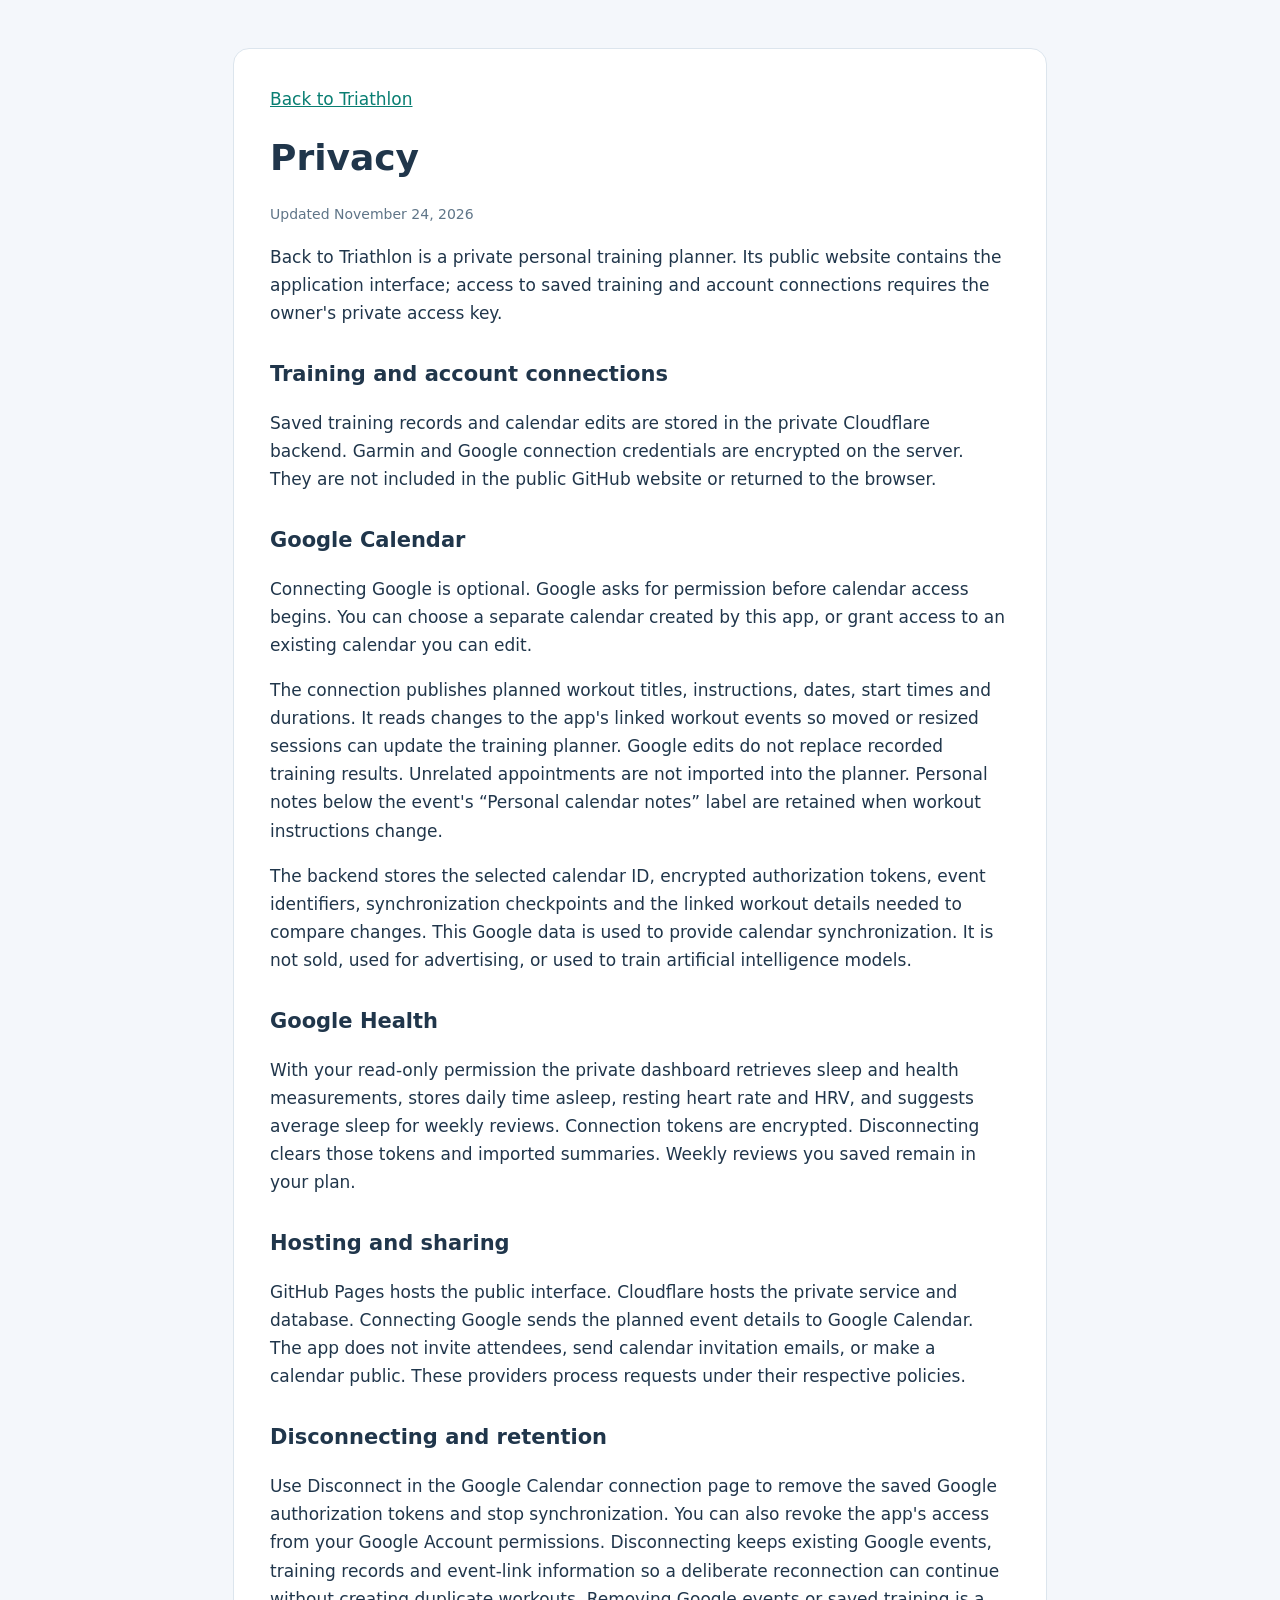
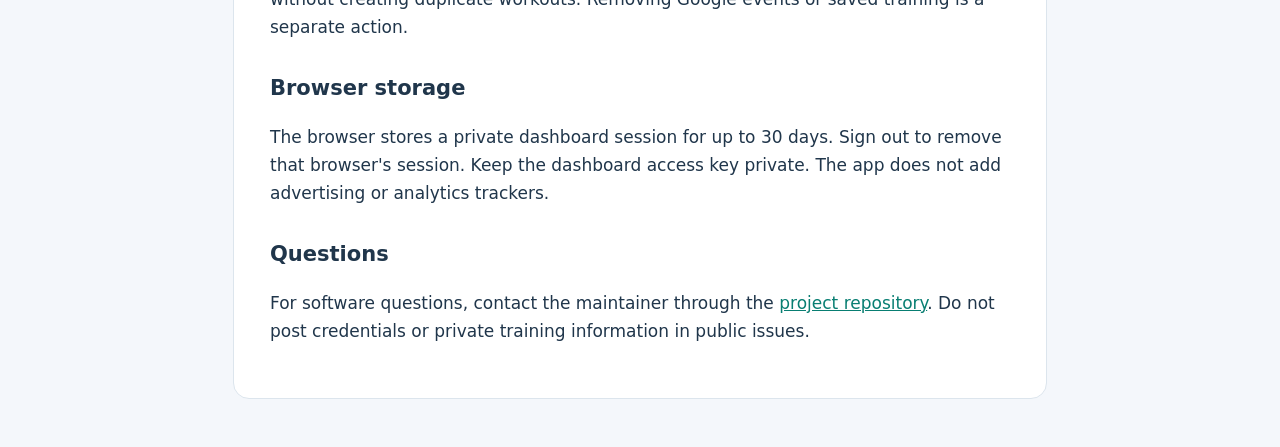
<file: privacy.html>
<!doctype html>
<html lang="en"><head><meta charset="utf-8"><meta name="viewport" content="width=device-width,initial-scale=1"><title>Privacy · Back to Triathlon</title><style>body{font:17px/1.65 system-ui,sans-serif;color:#20364b;background:#f4f7fb;margin:0;padding:48px 22px}main{max-width:740px;margin:auto;background:white;border:1px solid #dce5ed;border-radius:16px;padding:36px}h1{line-height:1.15;font-size:36px}h2{font-size:21px;margin-top:30px}a{color:#087e72}.date{color:#5f7588;font-size:14px}</style></head>
<body><main><a href="./">Back to Triathlon</a><h1>Privacy</h1><p class="date">Updated November 24, 2026</p>
<p>Back to Triathlon is a private personal training planner. Its public website contains the application interface; access to saved training and account connections requires the owner's private access key.</p>
<h2>Training and account connections</h2><p>Saved training records and calendar edits are stored in the private Cloudflare backend. Garmin and Google connection credentials are encrypted on the server. They are not included in the public GitHub website or returned to the browser.</p>
<h2>Google Calendar</h2><p>Connecting Google is optional. Google asks for permission before calendar access begins. You can choose a separate calendar created by this app, or grant access to an existing calendar you can edit.</p><p>The connection publishes planned workout titles, instructions, dates, start times and durations. It reads changes to the app's linked workout events so moved or resized sessions can update the training planner. Google edits do not replace recorded training results. Unrelated appointments are not imported into the planner. Personal notes below the event's “Personal calendar notes” label are retained when workout instructions change.</p><p>The backend stores the selected calendar ID, encrypted authorization tokens, event identifiers, synchronization checkpoints and the linked workout details needed to compare changes. This Google data is used to provide calendar synchronization. It is not sold, used for advertising, or used to train artificial intelligence models.</p>
<h2>Google Health</h2><p>With your read-only permission the private dashboard retrieves sleep and health measurements, stores daily time asleep, resting heart rate and HRV, and suggests average sleep for weekly reviews. Connection tokens are encrypted. Disconnecting clears those tokens and imported summaries. Weekly reviews you saved remain in your plan.</p>
<h2>Hosting and sharing</h2><p>GitHub Pages hosts the public interface. Cloudflare hosts the private service and database. Connecting Google sends the planned event details to Google Calendar. The app does not invite attendees, send calendar invitation emails, or make a calendar public. These providers process requests under their respective policies.</p>
<h2>Disconnecting and retention</h2><p>Use Disconnect in the Google Calendar connection page to remove the saved Google authorization tokens and stop synchronization. You can also revoke the app's access from your Google Account permissions. Disconnecting keeps existing Google events, training records and event-link information so a deliberate reconnection can continue without creating duplicate workouts. Removing Google events or saved training is a separate action.</p>
<h2>Browser storage</h2><p>The browser stores a private dashboard session for up to 30 days. Sign out to remove that browser's session. Keep the dashboard access key private. The app does not add advertising or analytics trackers.</p>
<h2>Questions</h2><p>For software questions, contact the maintainer through the <a href="https://github.com/helloanil/back-to-triathlon">project repository</a>. Do not post credentials or private training information in public issues.</p>
</main></body></html>
</file>
